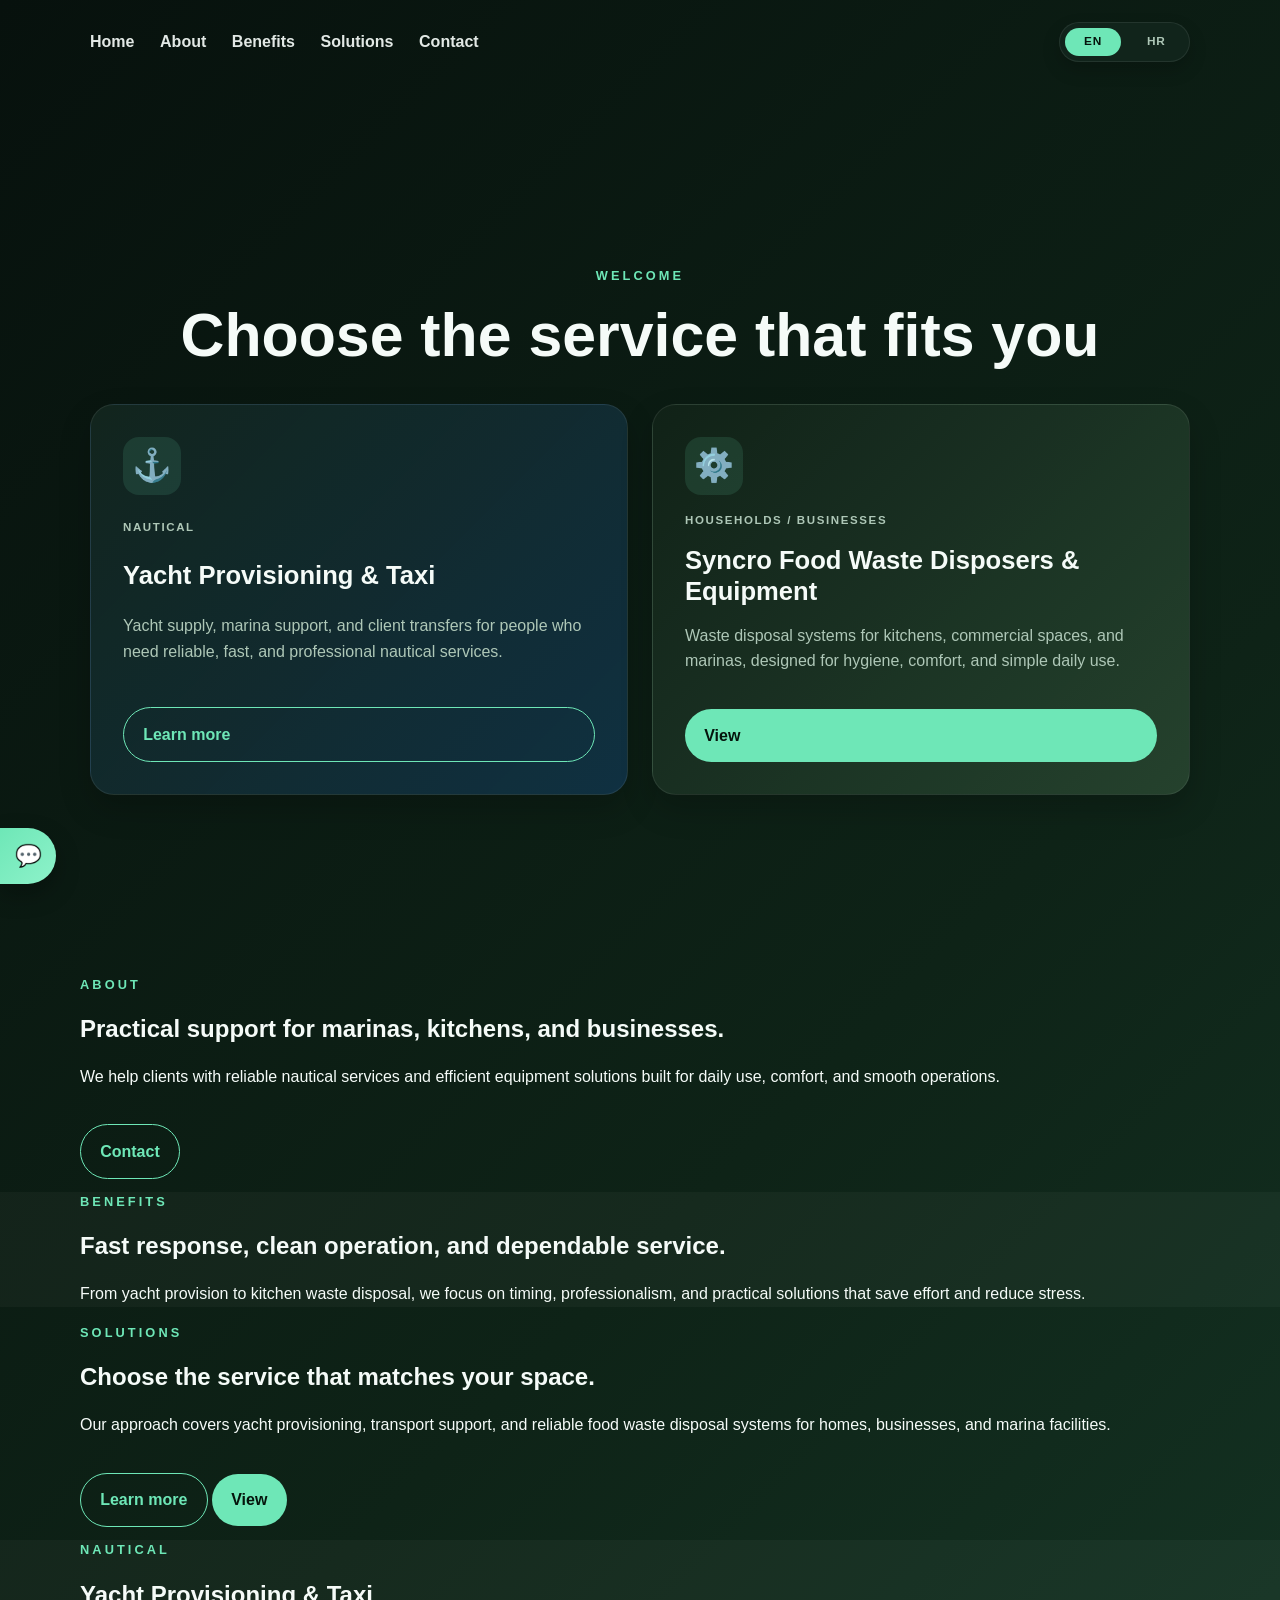
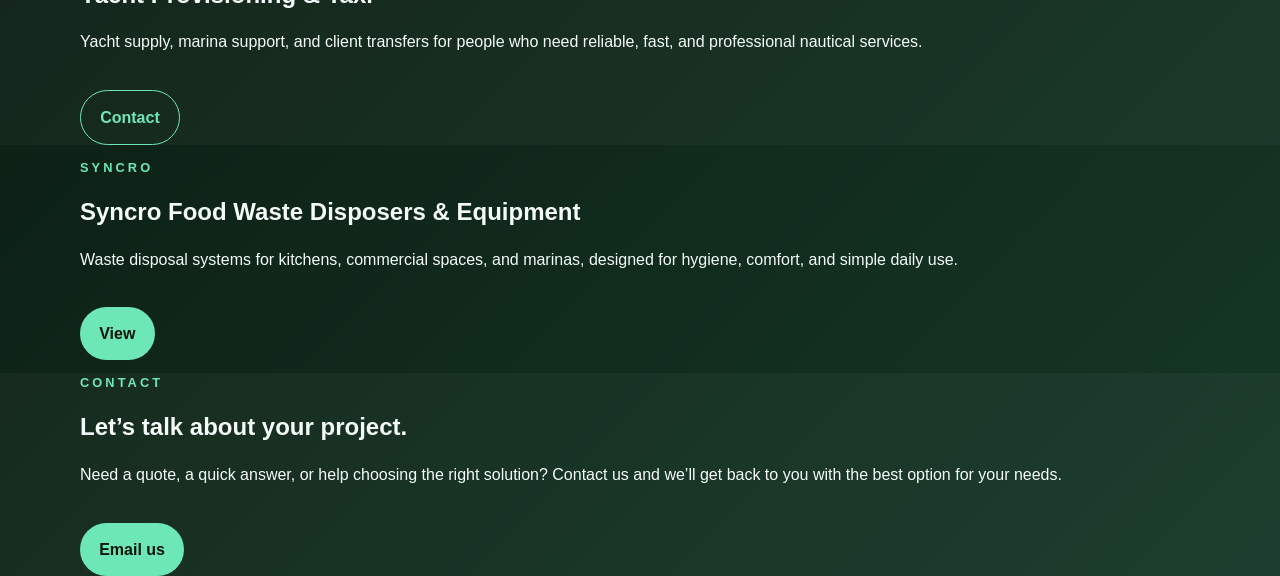
<file: index.html>
<!DOCTYPE html>
<html lang="en">
  <head>
    <meta charset="UTF-8" />
    <meta name="viewport" content="width=device-width, initial-scale=1.0" />
    <meta
      name="description"
      content="Galantari nudi Yacht Provisioning & Taxi te Syncro drobilice hrane i opremu za kuhinje, marine i poslovne prostore."
    />
    <meta http-equiv="Cache-Control" content="no-cache, no-store, must-revalidate" />
    <meta http-equiv="Pragma" content="no-cache" />
    <meta http-equiv="Expires" content="0" />
    <title>Galantari | Yacht Provisioning & Taxi | Syncro</title>
    <link rel="icon" type="image/svg+xml" href="favicon.svg" />
    <link rel="stylesheet" href="styles.css?v=20260822" />
    <script src="script.js?v=20260822" defer></script>
    <!-- Cloudflare Web Analytics --><script type='module' src='https://static.cloudflareinsights.com/beacon.min.js' data-cf-beacon='{"token": "dd382610104345f1a046fc0c3c94c043"}'></script><!-- End Cloudflare Web Analytics -->
  </head>
  <body data-default-lang="en">
    <div class="topbar">
      <nav class="landing-nav" aria-label="Main navigation">
        <a href="#" data-i18n="nav.home">Home</a>
        <a href="#about" data-i18n="nav.about">About</a>
        <a href="#benefits" data-i18n="nav.benefits">Benefits</a>
        <a href="#solutions" data-i18n="nav.solutions">Solutions</a>
        <a href="#contact" data-i18n="nav.contact">Contact</a>
      </nav>

      <div class="lang-switcher" aria-label="Language switcher">
        <button type="button" class="lang-btn active" data-lang="en" aria-pressed="true" aria-label="English">EN</button>
        <button type="button" class="lang-btn" data-lang="hr" aria-pressed="false" aria-label="Hrvatski">HR</button>
      </div>
    </div>

    <div class="landing-shell">
      <div class="lang-block landing-header" data-lang="en">
        <p class="eyebrow">Welcome</p>
        <h1>Choose the service that fits you</h1>
      </div>

      <div class="lang-block landing-header hidden" data-lang="hr">
        <p class="eyebrow">Dobrodošli</p>
        <h1>Odaberite uslugu koja vam odgovara</h1>
      </div>

      <div class="choice-grid">
        <article class="lang-block service-card service-card-nautica" data-lang="en">
          <div class="service-icon">⚓</div>
          <p class="service-kicker">Nautical</p>
          <h2>Yacht Provisioning &amp; Taxi</h2>
          <p>
            Yacht supply, marina support, and client transfers for people who need
            reliable, fast, and professional nautical services.
          </p>
          <a href="yacht-provisioning.html" class="btn btn-secondary">Learn more</a>
        </article>

        <article class="lang-block service-card service-card-nautica hidden" data-lang="hr">
          <div class="service-icon">⚓</div>
          <p class="service-kicker">Nautika</p>
          <h2>Yacht Provisioning &amp; Taxi</h2>
          <p>
            Opskrba jahti, podrška marina i transferi za klijente koji trebaju brze,
            pouzdane i profesionalne nautičke usluge.
          </p>
          <a href="yacht-provisioning.html" class="btn btn-secondary">Saznajte više</a>
        </article>

        <article class="lang-block service-card service-card-syncro" data-lang="en">
          <div class="service-icon">⚙️</div>
          <p class="service-kicker">Households / businesses</p>
          <h2>Syncro Food Waste Disposers &amp; Equipment</h2>
          <p>
            Waste disposal systems for kitchens, commercial spaces, and marinas,
            designed for hygiene, comfort, and simple daily use.
          </p>
          <a href="syncro/index.html" class="btn btn-primary">View</a>
        </article>

        <article class="lang-block service-card service-card-syncro hidden" data-lang="hr">
          <div class="service-icon">⚙️</div>
          <p class="service-kicker">Kućanstva / poslovni prostori</p>
          <h2>Syncro Drobilice Hrane &amp; Oprema</h2>
          <p>
            Sustavi za mljevenje i odvod hrane za kuhinje, poslovne prostore i marine,
            dizajnirani za higijenu, udobnost i jednostavnu svakodnevnu uporabu.
          </p>
          <a href="syncro/index.html" class="btn btn-primary">Pogledaj</a>
        </article>
      </div>
    </div>

    <main class="simple-main">
      <section id="about" class="option-panel">
        <div class="container panel-box">
          <div class="lang-block" data-lang="en">
            <p class="eyebrow">About</p>
            <h2>Practical support for marinas, kitchens, and businesses.</h2>
            <p>
              We help clients with reliable nautical services and efficient equipment
              solutions built for daily use, comfort, and smooth operations.
            </p>
            <a href="mailto:syncro@galantari.hr" class="btn btn-secondary">Contact</a>
          </div>
          <div class="lang-block hidden" data-lang="hr">
            <p class="eyebrow">O nama</p>
            <h2>Praktična podrška za marine, kuhinje i poslovne prostore.</h2>
            <p>
              Pomažemo klijentima s pouzdanim nautičkim uslugama i učinkovitom opremom
              dizajniranim za svakodnevnu uporabu, udobnost i nesmetan rad.
            </p>
            <a href="mailto:syncro@galantari.hr" class="btn btn-secondary">Kontaktiraj</a>
          </div>
        </div>
      </section>

      <section id="benefits" class="option-panel alt">
        <div class="container panel-box">
          <div class="lang-block" data-lang="en">
            <p class="eyebrow">Benefits</p>
            <h2>Fast response, clean operation, and dependable service.</h2>
            <p>
              From yacht provision to kitchen waste disposal, we focus on timing,
              professionalism, and practical solutions that save effort and reduce stress.
            </p>
          </div>
          <div class="lang-block hidden" data-lang="hr">
            <p class="eyebrow">Prednosti</p>
            <h2>Brz odgovor, uredan rad i pouzdana usluga.</h2>
            <p>
              Od opskrbe jahti do odlaganja hrane u kuhinji, fokusiramo se na rokovе,
              profesionalnost i praktična rješenja koja štede vrijeme i smanjuju stres.
            </p>
          </div>
        </div>
      </section>

      <section id="solutions" class="option-panel">
        <div class="container panel-box">
          <div class="lang-block" data-lang="en">
            <p class="eyebrow">Solutions</p>
            <h2>Choose the service that matches your space.</h2>
            <p>
              Our approach covers yacht provisioning, transport support, and reliable food
              waste disposal systems for homes, businesses, and marina facilities.
            </p>
            <a href="yacht-provisioning.html" class="btn btn-secondary">Learn more</a>
            <a href="syncro/index.html" class="btn btn-primary">View</a>
          </div>
          <div class="lang-block hidden" data-lang="hr">
            <p class="eyebrow">Rješenja</p>
            <h2>Odaberite uslugu koja odgovara vašem prostoru.</h2>
            <p>
              Naš pristup obuhvaća opskrbu jahti, podršku u prijevozu i pouzdane sustave
              za mljevenje hrane za kuće, poslovne prostore i marine.
            </p>
            <a href="yacht-provisioning.html" class="btn btn-secondary">Saznajte više</a>
            <a href="syncro/index.html" class="btn btn-primary">Pogledaj</a>
          </div>
        </div>
      </section>

      <section id="nautica" class="option-panel alt">
        <div class="container panel-box">
          <div class="lang-block" data-lang="en">
            <p class="eyebrow">Nautical</p>
            <h2>Yacht Provisioning &amp; Taxi</h2>
            <p>
              Yacht supply, marina support, and client transfers for people who need
              reliable, fast, and professional nautical services.
            </p>
            <a href="mailto:syncro@galantari.hr" class="btn btn-secondary">Contact</a>
          </div>
          <div class="lang-block hidden" data-lang="hr">
            <p class="eyebrow">Nautika</p>
            <h2>Yacht Provisioning &amp; Taxi</h2>
            <p>
              Opskrba jahti, marina i klijenata na moru, uključujući transfer i usluge
              prilagođene zahtjevnim nautičkim potrebama.
            </p>
            <a href="mailto:syncro@galantari.hr" class="btn btn-secondary">Kontaktiraj</a>
          </div>
        </div>
      </section>

      <section id="syncro" class="option-panel">
        <div class="container panel-box">
          <div class="lang-block" data-lang="en">
            <p class="eyebrow">Syncro</p>
            <h2>Syncro Food Waste Disposers &amp; Equipment</h2>
            <p>
              Waste disposal systems for kitchens, commercial spaces, and marinas,
              designed for hygiene, comfort, and simple daily use.
            </p>
            <a href="syncro/index.html" class="btn btn-primary">View</a>
          </div>
          <div class="lang-block hidden" data-lang="hr">
            <p class="eyebrow">Syncro</p>
            <h2>Syncro Drobilice Hrane &amp; Oprema</h2>
            <p>
              Sustavi za mljevenje i odvod hrane kroz sudoper za kuhinje, poslovne
              prostore i marine, s naglaskom na higijenu i jednostavnu uporabu.
            </p>
            <a href="syncro/index.html" class="btn btn-primary">Pogledaj</a>
          </div>
        </div>
      </section>

      <section id="contact" class="option-panel alt">
        <div class="container panel-box">
          <div class="lang-block" data-lang="en">
            <p class="eyebrow">Contact</p>
            <h2>Let’s talk about your project.</h2>
            <p>
              Need a quote, a quick answer, or help choosing the right solution? Contact us
              and we’ll get back to you with the best option for your needs.
            </p>
            <a href="mailto:syncro@galantari.hr?subject=Quote%20request&body=Hello%2C%20I%20would%20like%20to%20request%20a%20quote%20for%20a%20solution%20for%20my%20space.%0A%0APlease%20send%20me%20more%20details.%0A%0AThank%20you." class="btn btn-primary">Email us</a>
          </div>
          <div class="lang-block hidden" data-lang="hr">
            <p class="eyebrow">Kontakt</p>
            <h2>Razgovarajmo o vašem projektu.</h2>
            <p>
              Trebate ponudu, brzi odgovor ili savjet za pravilno rješenje? Javite nam se,
              a mi ćemo vam preporučiti najprikladniju opciju.
            </p>
            <a href="mailto:syncro@galantari.hr?subject=Zahtjev%20za%20ponudu&body=Pozdrav%2C%20%C5%BEelio%2F-bih%20zatra%C5%BEiti%20ponudu%20za%20rje%C5%A1enje%20za%20moj%20prostor.%0A%0AMo%C5%BEete%20li%20mi%20poslati%20vi%C5%A1e%20informacija%3F%0A%0AHvala." class="btn btn-primary">Pošaljite mail</a>
          </div>
        </div>
      </section>
    </main>

    <div id="chat-widget">
      <div id="chat-panel" aria-hidden="true">
        <div id="chat-header">
          <strong>Galantari pomoćnik</strong>
          <button id="chat-close" type="button" aria-label="Zatvori chat">✕</button>
        </div>
        <div id="chat-body">
          <p>Pozdrav! Kako mogu pomoći?</p>
        </div>
        <div id="chat-input-row">
          <input id="chat-input" type="text" placeholder="Napiši poruku..." />
          <button id="chat-send" type="button">➤</button>
        </div>
      </div>
      <button id="chat-toggle" type="button" aria-label="Otvori chat">💬</button>
    </div>

    <script>
      const chatWidget = document.getElementById('chat-widget');
      const chatToggle = document.getElementById('chat-toggle');
      const chatPanel = document.getElementById('chat-panel');
      const chatClose = document.getElementById('chat-close');
      const chatBody = document.getElementById('chat-body');
      const chatInput = document.getElementById('chat-input');
      const chatSend = document.getElementById('chat-send');

      const botKnowledge = [
        { keys: ['pozdrav', 'bok', 'zdravo', 'dobar dan', 'hi', 'hello', 'pomoći', 'pomoci'], answer: 'Pozdrav! Ja sam vaš Galantari asistent. Tu sam da vam pomognem otkriti kako synCRO usitnjivač može vašu kuhinju učiniti čišćom, mirisnijom i praktičnijom! O čemu biste željeli saznati više?' },
        { keys: ['cijen', 'cena', 'košta', 'kosta', 'euro', 'price', 'uplata', 'plać', 'plac'], answer: 'Cijene s kompletnom profesionalnom montažom kreću se od cca 500 €, ovisno o vrsti sudopera i potrebnoj prilagodbi. Za točnu procjenu, slobodno nam se javite!' },
        { keys: ['sigurn', 'prst', 'djec', 'djece', 'ostric', 'nož', 'noz', 'centrifug', 'membran', 'opas'], answer: 'synCRO je 100% siguran za korištenje i za prste! Uređaj nema opasne oštrice ni noževe — koristi centrifugalnu silu i sigurne membrane.' },
        { keys: ['struj', 'kabl', 'elektri', 'mokre', 'mokri', 'voda', 'prekida', 'zračni', 'zracni', 'udar', 'pali'], answer: 'synCRO koristi pametni zračni prekidač, tako da nema strujnog kabela blizu vode i nije prisutan rizik od strujnog udara.' },
        { keys: ['gara', 'jamst', 'pokvar', 'trajn', 'godin'], answer: 'Uz synCRO dobivate 2 godine mira (1+1 godina garancije). Sustavi su iznimno pouzdani i napravljeni za svakodnevni rad.' },
        { keys: ['ugrad', 'monta', 'instal', 'postupak', 'traje', 'kako izgleda'], answer: 'Sve rješavamo po principu ključ u ruke: savjetovanje, profesionalna montaža i podrška nakon instalacije.' },
        { keys: ['prednost', 'zašto', 'zasto', 'kupio', 'dobivam', 'kanta', 'kante', 'benefit'], answer: 'Uz synCRO zaboravite na neugodne mirise iz kante, nakupljanje bakterija i osice/muhe ljeti. Gulite povrće direktno u sudoper i odlažete ostatke bez problema.' },
        { keys: ['začep', 'zacep', 'cijev', 'odvod', 'stopa', 'štop'], answer: 'synCRO usitnjava hranu na mikročestice koje voda lako ispire, pa je rizik od začepljenja cijevi smanjen u odnosu na klasično odlaganje komada hrane.' },
        { keys: ['kontakt', 'telefon', 'broj', 'email', 'mail', 'whatsapp', 'gdje', 'adresa', 'split', 'nalazit'], answer: 'Kontaktirajte nas na syncro@galantari.hr ili na +385 91 9208 273. Nalazimo se u Splitu, Hercegovačka 26.' },
        { keys: ['održav', 'odrzav', 'čistit', 'cistit', 'čišćenje', 'ciscenje', 'kako očistiti', 'kako ocistiti'], answer: 'Nakon korištenja pusti hladnu vodu 20–30 sekundi, a jednom tjedno možeš ubaciti nekoliko kockica leda i kratko pustiti vodu da očisti unutarnje površine.' }
      ];

      const fallback = 'Hvala na pitanju! Za detaljnije informacije kontaktirajte nas na syncro@galantari.hr ili +385 91 9208 273.';

      function addMsg(text, type) {
        const el = document.createElement('div');
        el.className = 'chat-msg ' + type;
        el.textContent = text;
        chatBody.appendChild(el);
        chatBody.scrollTop = chatBody.scrollHeight;
        return el;
      }

      function getBotReply(userText) {
        const lower = userText.toLowerCase();
        for (const item of botKnowledge) {
          if (item.keys.some((k) => lower.includes(k))) {
            return item.answer;
          }
        }
        return fallback;
      }

      function handleSend() {
        const text = chatInput.value.trim();
        if (!text) return;
        addMsg(text, 'user');
        chatInput.value = '';
        const typing = addMsg('...', 'bot typing');
        setTimeout(() => {
          typing.remove();
          addMsg(getBotReply(text), 'bot');
        }, 700);
      }

      chatSend?.addEventListener('click', handleSend);
      chatInput?.addEventListener('keydown', (e) => {
        if (e.key === 'Enter') handleSend();
      });

      chatToggle?.addEventListener('click', () => {
        const isOpen = chatWidget.classList.toggle('open');
        chatPanel.setAttribute('aria-hidden', isOpen ? 'false' : 'true');
        if (isOpen) chatInput?.focus();
      });

      chatClose?.addEventListener('click', () => {
        chatWidget.classList.remove('open');
        chatPanel.setAttribute('aria-hidden', 'true');
      });
    </script>
  </body>
</html>
</file>
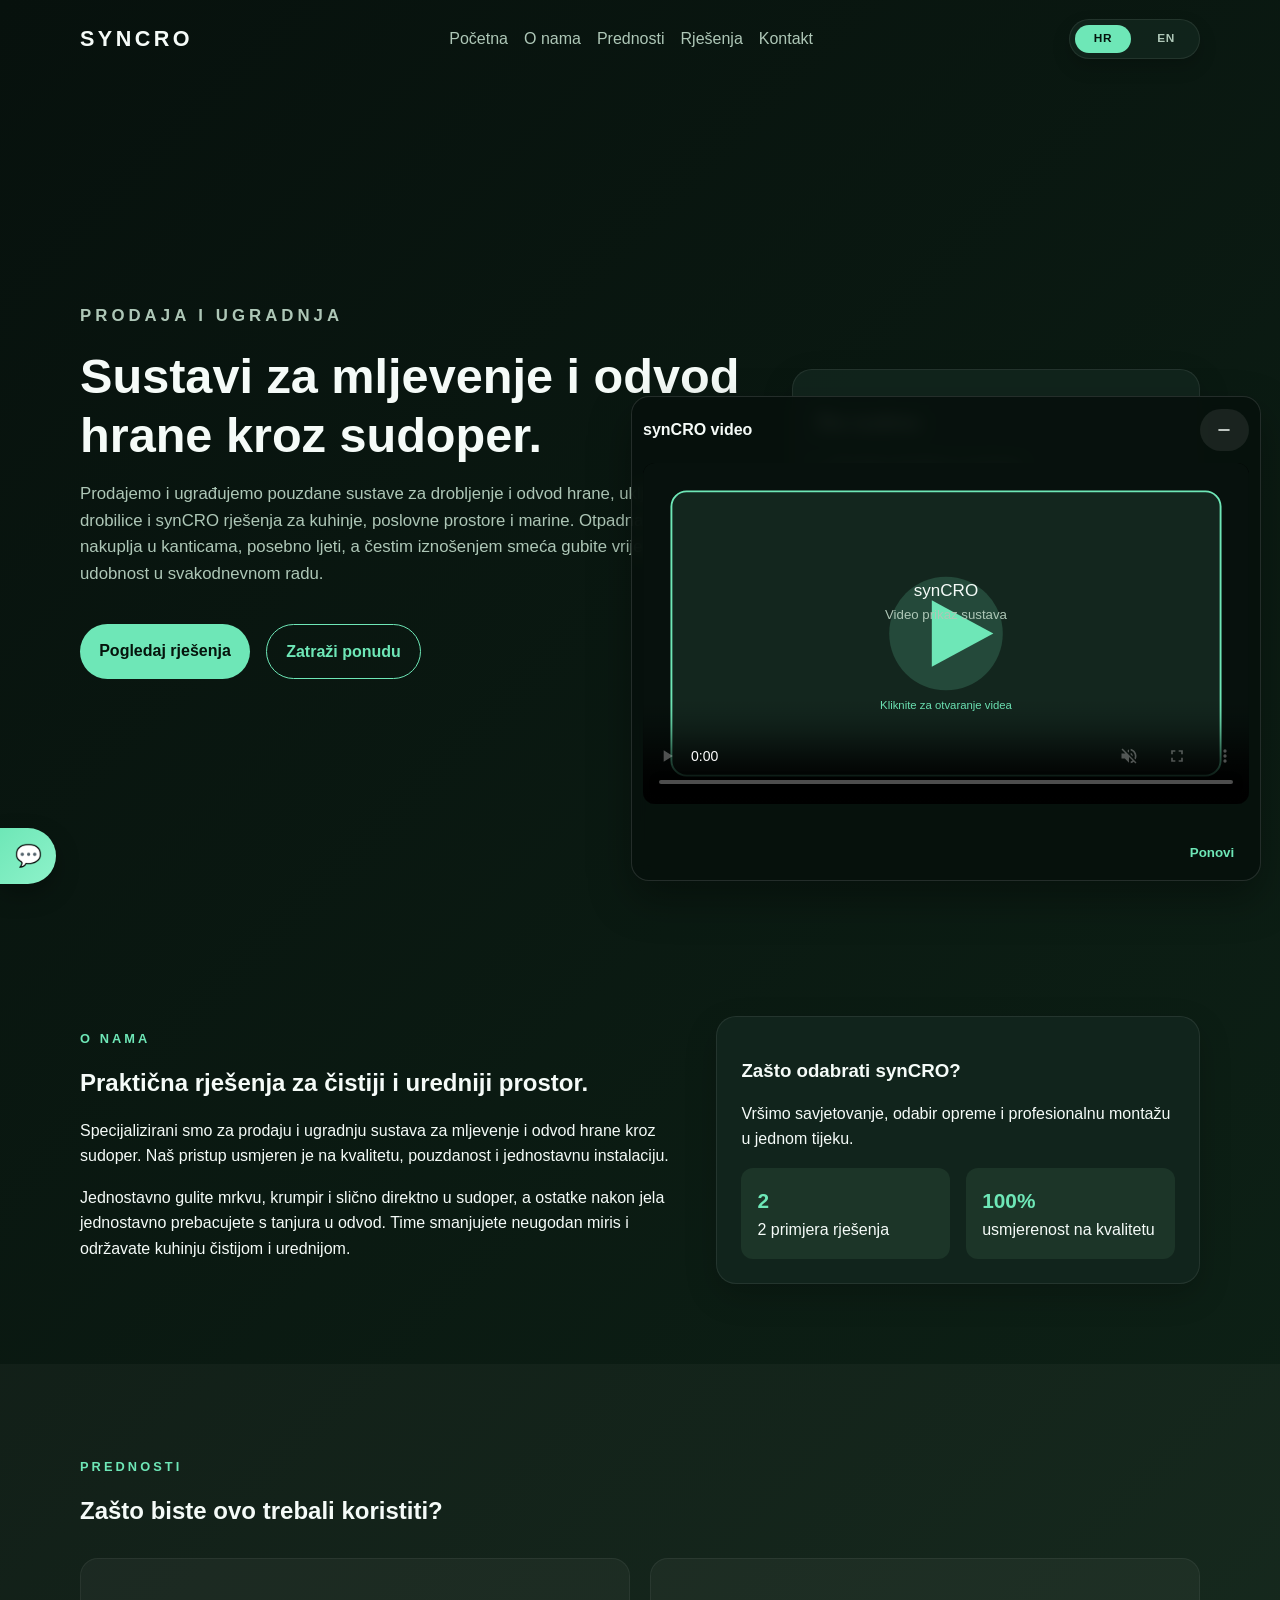
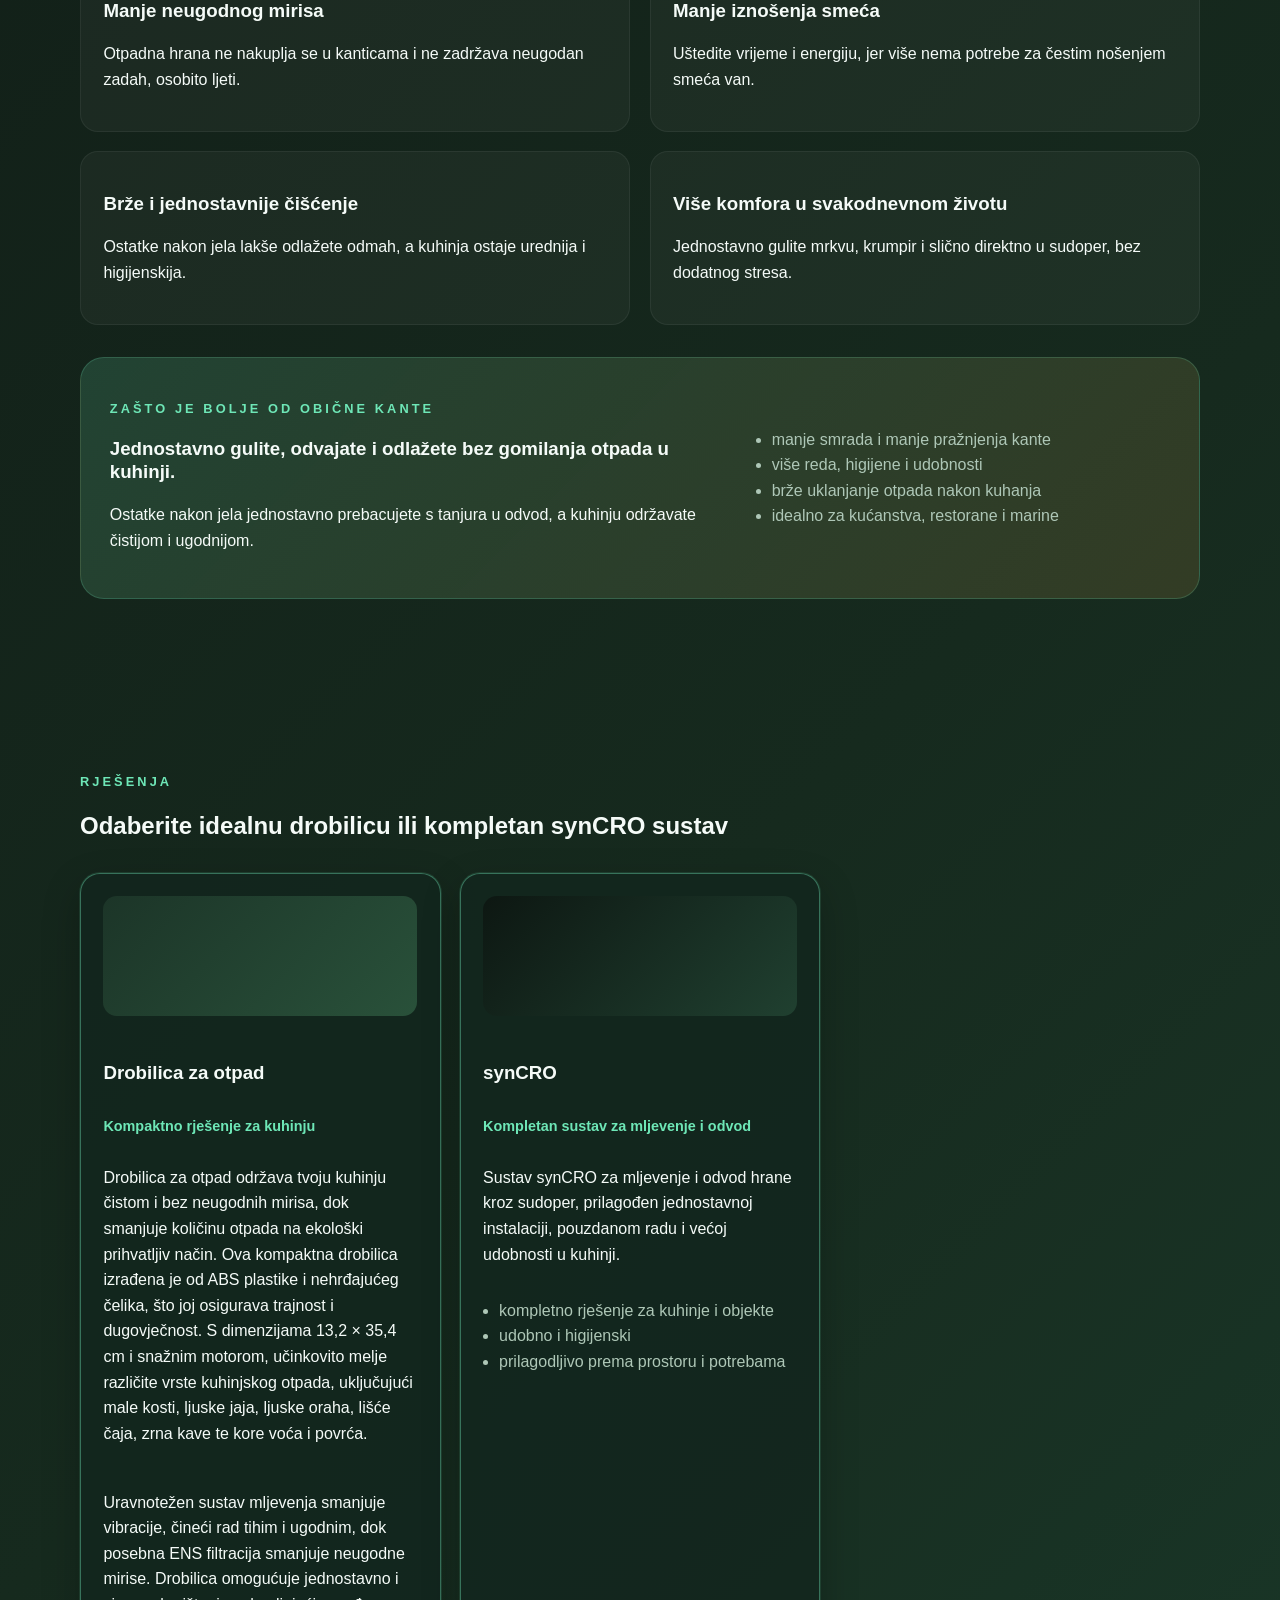
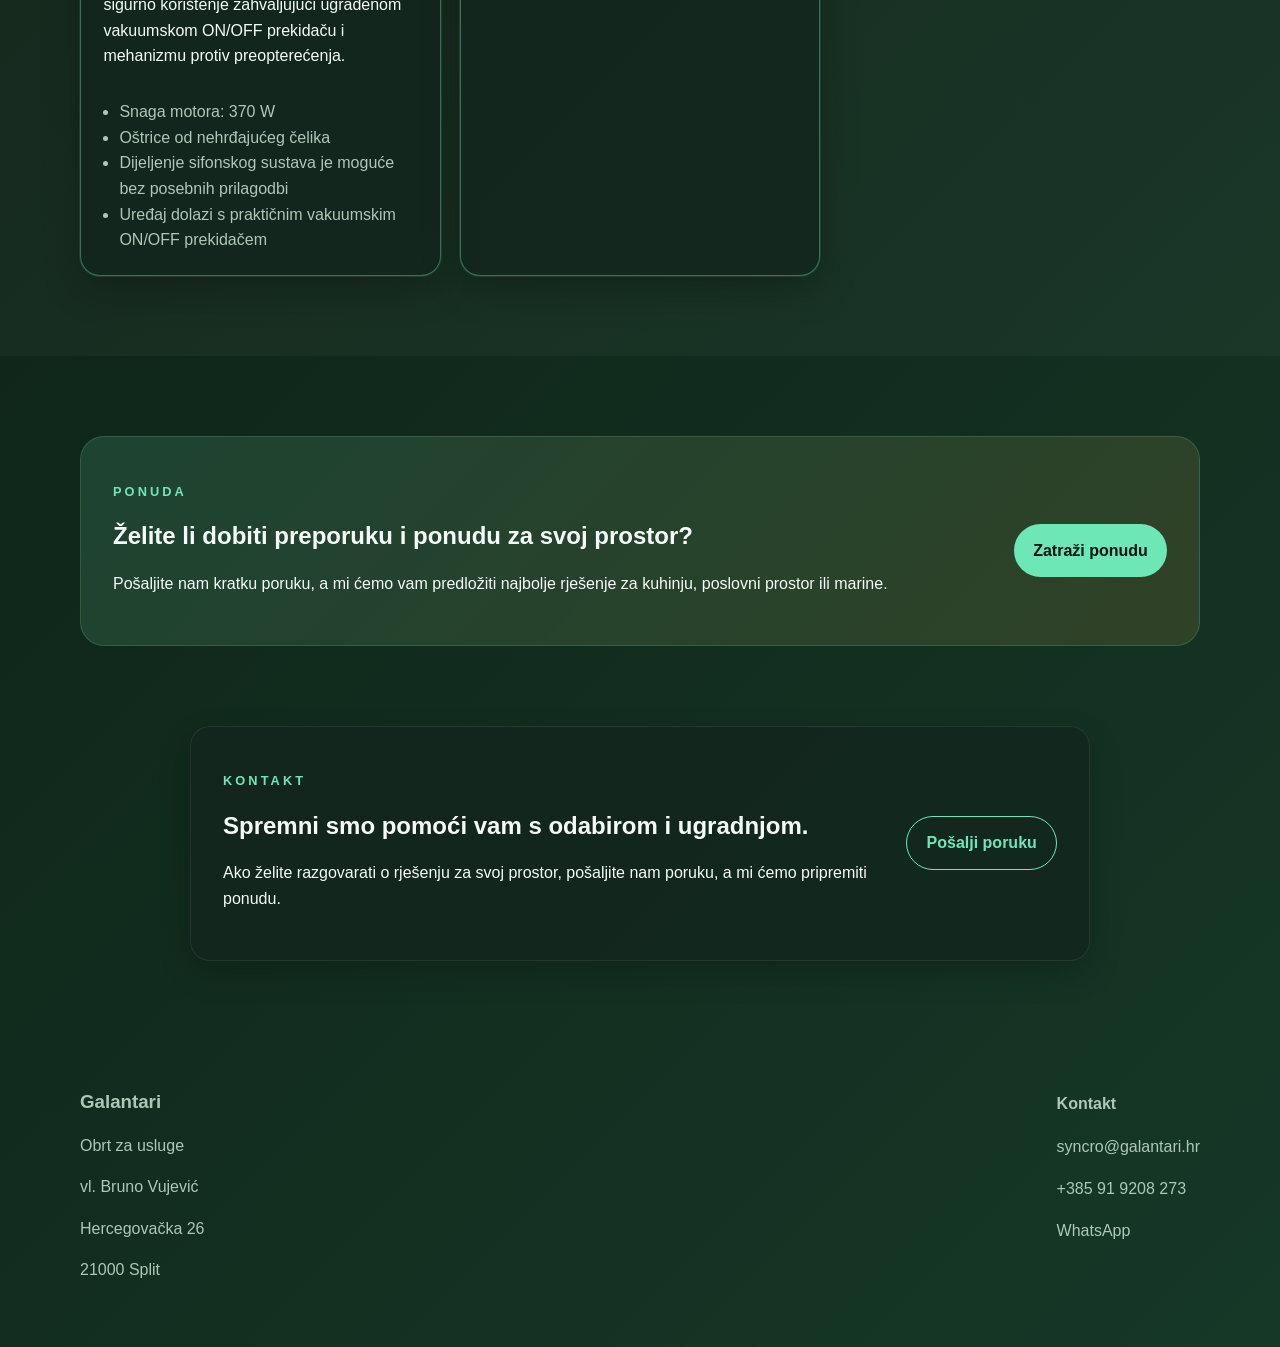
<file: syncro/index.html>
<!DOCTYPE html>
<html lang="hr">
  <head>
    <meta charset="UTF-8" />
    <meta name="viewport" content="width=device-width, initial-scale=1.0" />
    <meta
      name="description"
      content="synCRO — prodaja i ugradnja sistema za mljevenje i odvod hrane kroz sudoper."
    />
    <meta http-equiv="Cache-Control" content="no-cache, no-store, must-revalidate" />
    <meta http-equiv="Pragma" content="no-cache" />
    <meta http-equiv="Expires" content="0" />
    <title>synCRO | Sistemi za mljevenje i odvod hrane</title>
    <link rel="icon" type="image/svg+xml" href="../favicon.svg" />
    <link rel="stylesheet" href="../styles.css?v=20260803" />
    <script src="../script.js?v=20260803" defer></script>
  </head>
  <body data-default-lang="hr">
    <header class="hero">
      <nav class="nav container">
        <a href="../index.html" class="brand">synCRO</a>
        <div class="nav-links">
          <a href="#top" data-i18n="nav.home">Početna</a>
          <a href="#about" data-i18n="nav.about">O nama</a>
          <a href="#benefits" data-i18n="nav.benefits">Prednosti</a>
          <a href="#solutions" data-i18n="nav.solutions">Rješenja</a>
          <a href="#contact" data-i18n="nav.contact">Kontakt</a>
        </div>
        <div class="lang-switcher" aria-label="Prekidač jezika">
          <button type="button" class="lang-btn active" data-lang="hr" aria-pressed="true" aria-label="Hrvatski">HR</button>
          <button type="button" class="lang-btn" data-lang="en" aria-pressed="false" aria-label="English">EN</button>
        </div>
      </nav>

      <div class="container hero-content" id="top">
        <div class="lang-block hero-copy" data-lang="en">
          <p class="eyebrow">Sale and installation</p>
          <h1>Food waste disposal systems for kitchens and workspaces.</h1>
          <p>
            We sell and install reliable waste disposal systems, including food waste disposers
            and synCRO solutions for homes, businesses, and marinas. Food waste accumulates
            quickly, especially in summer, and repeated bin emptying wastes your time, comfort,
            and daily efficiency.
          </p>
          <div class="hero-actions">
            <a href="#solutions" class="btn btn-primary">View solutions</a>
            <a href="mailto:syncro@galantari.hr?subject=Request%20quote&body=Hello%2C%20I%20would%20like%20to%20request%20a%20quote%20for%20a%20food%20waste%20disposer%20or%20a%20custom%20solution.%0A%0APlease%20contact%20me%20with%20more%20details.%0A%0AThank%20you." class="btn btn-secondary">Request quote</a>
          </div>
        </div>

        <div class="lang-block hero-copy hidden" data-lang="hr">
          <p class="eyebrow">Prodaja i ugradnja</p>
          <h1>Sustavi za mljevenje i odvod hrane kroz sudoper.</h1>
          <p>
            Prodajemo i ugrađujemo pouzdane sustave za drobljenje i odvod hrane, uključujući
            drobilice i synCRO rješenja za kuhinje, poslovne prostore i marine. Otpadna hrana
            brzo se nakuplja u kanticama, posebno ljeti, a čestim iznošenjem smeća gubite vrijeme,
            red i udobnost u svakodnevnom radu.
          </p>
          <div class="hero-actions">
            <a href="#solutions" class="btn btn-primary">Pogledaj rješenja</a>
            <a href="mailto:syncro@galantari.hr?subject=Zatra%C5%BEi%20ponudu&body=Pozdrav%2C%20%C5%BEelio%2F-bih%20zatra%C5%BEiti%20ponudu%20za%20drobilicu%20za%20otpad%20ili%20prilago%C4%91eno%20rje%C5%A1enje.%0A%0AMo%C5%BEete%20li%20mi%20poslati%20vi%C5%A1e%20informacija%3F%0A%0AHvala." class="btn btn-secondary">Zatraži ponudu</a>
          </div>
        </div>

        <div class="lang-block hero-card" data-lang="en">
          <h3>What we offer</h3>
          <ul>
            <li>Food waste disposer sales</li>
            <li>Professional installation</li>
            <li>Custom sink-based solutions</li>
            <li>Support and maintenance</li>
          </ul>
        </div>

        <div class="lang-block hero-card hidden" data-lang="hr">
          <h3>Što nudimo</h3>
          <ul>
            <li>Prodaja drobilica i sustava</li>
            <li>Profesionalna ugradnja</li>
            <li>Prilagođena rješenja za sudoper</li>
            <li>Podrška i održavanje</li>
          </ul>
        </div>
      </div>
    </header>

    <main>
      <div class="floating-video-card" aria-label="Prikaz videa">
        <div class="floating-video-header">
          <span>synCRO video</span>
          <button class="video-toggle-btn" type="button" aria-label="Smanji video">
            <svg viewBox="0 0 24 24" width="20" height="20" aria-hidden="true">
              <path d="M6 12h12" stroke="currentColor" stroke-width="2" stroke-linecap="round"/>
            </svg>
          </button>
        </div>
        <div class="floating-video-body">
          <video controls playsinline preload="auto" autoplay muted poster="../media/syncro-poster.svg">
            <source src="../media/syncro.mp4" type="video/mp4" />
            Vaš preglednik ne podržava reprodukciju videa.
          </video>
          <div class="video-actions">
            <button class="video-replay-btn btn btn-secondary" type="button">Ponovi</button>
          </div>
        </div>
      </div>

      <section class="section" id="about">
        <div class="container section-grid">
          <div class="lang-block" data-lang="en">
            <p class="eyebrow">About us</p>
            <h2>Practical solutions for a cleaner, neater space.</h2>
            <p>
              We specialize in the sale and installation of food waste disposal systems for sinks,
              kitchens, and commercial spaces. Our approach is focused on quality, reliability,
              and straightforward installation.
            </p>
            <p>
              You can peel vegetables and dispose of food scraps directly into the sink while
              keeping the kitchen cleaner and more comfortable during daily use.
            </p>
          </div>

          <div class="lang-block hidden" data-lang="hr">
            <p class="eyebrow">O nama</p>
            <h2>Praktična rješenja za čistiji i uredniji prostor.</h2>
            <p>
              Specijalizirani smo za prodaju i ugradnju sustava za mljevenje i odvod hrane kroz sudoper.
              Naš pristup usmjeren je na kvalitetu, pouzdanost i jednostavnu instalaciju.
            </p>
            <p>
              Jednostavno gulite mrkvu, krumpir i slično direktno u sudoper, a ostatke nakon jela
              jednostavno prebacujete s tanjura u odvod. Time smanjujete neugodan miris i održavate
              kuhinju čistijom i urednijom.
            </p>
          </div>

          <div class="lang-block info-box" data-lang="en">
            <h3>Why choose synCRO?</h3>
            <p>We handle consultation, product selection, and professional installation in one process.</p>
            <div class="stats">
              <div>
                <strong>2</strong>
                <span>solution examples</span>
              </div>
              <div>
                <strong>100%</strong>
                <span>quality-focused</span>
              </div>
            </div>
          </div>

          <div class="lang-block info-box hidden" data-lang="hr">
            <h3>Zašto odabrati synCRO?</h3>
            <p>Vršimo savjetovanje, odabir opreme i profesionalnu montažu u jednom tijeku.</p>
            <div class="stats">
              <div>
                <strong>2</strong>
                <span>2 primjera rješenja</span>
              </div>
              <div>
                <strong>100%</strong>
                <span>usmjerenost na kvalitetu</span>
              </div>
            </div>
          </div>
        </div>
      </section>

      <section class="section alt" id="benefits">
        <div class="container">
          <div class="lang-block" data-lang="en">
            <p class="eyebrow">Benefits</p>
            <h2>Why this is worth it</h2>
          </div>
          <div class="lang-block hidden" data-lang="hr">
            <p class="eyebrow">Prednosti</p>
            <h2>Zašto biste ovo trebali koristiti?</h2>
          </div>

          <div class="benefit-grid">
            <article class="lang-block benefit-card" data-lang="en">
              <h3>Less unpleasant odor</h3>
              <p>Food waste does not sit in bins and does not retain bad smells, especially in summer.</p>
            </article>
            <article class="lang-block benefit-card hidden" data-lang="hr">
              <h3>Manje neugodnog mirisa</h3>
              <p>Otpadna hrana ne nakuplja se u kanticama i ne zadržava neugodan zadah, osobito ljeti.</p>
            </article>

            <article class="lang-block benefit-card" data-lang="en">
              <h3>Less bin emptying</h3>
              <p>You save time and energy because there is no need to discard waste as often.</p>
            </article>
            <article class="lang-block benefit-card hidden" data-lang="hr">
              <h3>Manje iznošenja smeća</h3>
              <p>Uštedite vrijeme i energiju, jer više nema potrebe za čestim nošenjem smeća van.</p>
            </article>

            <article class="lang-block benefit-card" data-lang="en">
              <h3>Easier cleaning</h3>
              <p>Food scraps can be disposed of immediately, helping the kitchen stay cleaner and more hygienic.</p>
            </article>
            <article class="lang-block benefit-card hidden" data-lang="hr">
              <h3>Brže i jednostavnije čišćenje</h3>
              <p>Ostatke nakon jela lakše odlažete odmah, a kuhinja ostaje urednija i higijenskija.</p>
            </article>

            <article class="lang-block benefit-card" data-lang="en">
              <h3>More everyday comfort</h3>
              <p>Peeling vegetables and disposing of leftovers becomes immediate and convenient.</p>
            </article>
            <article class="lang-block benefit-card hidden" data-lang="hr">
              <h3>Više komfora u svakodnevnom životu</h3>
              <p>Jednostavno gulite mrkvu, krumpir i slično direktno u sudoper, bez dodatnog stresa.</p>
            </article>
          </div>

          <div class="highlight-box">
            <div class="lang-block" data-lang="en">
              <p class="eyebrow">Why it is better than a bin</p>
              <h3>Dispose of leftovers quickly without creating waste buildup in the kitchen.</h3>
              <p>Food scraps can be rinsed directly into the drain, keeping the space cleaner and more pleasant.</p>
            </div>
            <div class="lang-block hidden" data-lang="hr">
              <p class="eyebrow">Zašto je bolje od obične kante</p>
              <h3>Jednostavno gulite, odvajate i odlažete bez gomilanja otpada u kuhinji.</h3>
              <p>Ostatke nakon jela jednostavno prebacujete s tanjura u odvod, a kuhinju održavate čistijom i ugodnijom.</p>
            </div>
            <ul class="lang-block" data-lang="en">
              <li>less odor and less bin emptying</li>
              <li>more order, hygiene and comfort</li>
              <li>faster cleanup after cooking</li>
              <li>ideal for households, restaurants and marinas</li>
            </ul>
            <ul class="lang-block hidden" data-lang="hr">
              <li>manje smrada i manje pražnjenja kante</li>
              <li>više reda, higijene i udobnosti</li>
              <li>brže uklanjanje otpada nakon kuhanja</li>
              <li>idealno za kućanstva, restorane i marine</li>
            </ul>
          </div>
        </div>
      </section>

      <section class="section alt" id="solutions">
        <div class="container">
          <div class="lang-block" data-lang="en">
            <p class="eyebrow">Solutions</p>
            <h2>Choose the ideal disposer or complete synCRO system</h2>
          </div>
          <div class="lang-block hidden" data-lang="hr">
            <p class="eyebrow">Rješenja</p>
            <h2>Odaberite idealnu drobilicu ili kompletan synCRO sustav</h2>
          </div>

          <div class="cards">
            <article class="lang-block card product-card featured" data-lang="en">
              <div class="card-visual"></div>
              <h3>Food Waste Disposer</h3>
              <p class="product-tag">Compact kitchen solution</p>
              <p>
                This disposer keeps your kitchen clean and free from unpleasant odors while reducing
                food waste in an environmentally friendly way. Made from ABS plastic and stainless steel,
                it is durable and long-lasting. With dimensions of 13.2 × 35.4 cm and a powerful motor,
                it efficiently grinds different types of kitchen waste, including small bones, eggshells,
                nutshells, tea leaves, coffee grounds, and fruit and vegetable peels.
              </p>
              <p>
                The balanced grinding system reduces vibration for quiet operation, while the ENS filtration
                helps reduce odors. It is easy and safe to use thanks to the vacuum ON/OFF switch and
                overload protection mechanism.
              </p>
              <ul>
                <li>Motor power: 370 W</li>
                <li>Stainless steel blades</li>
                <li>Disassembly of the siphon system without special adjustments</li>
                <li>Vacuum ON/OFF switch for simple use</li>
              </ul>
            </article>
            <article class="lang-block card product-card featured hidden" data-lang="hr">
              <div class="card-visual"></div>
              <h3>Drobilica za otpad</h3>
              <p class="product-tag">Kompaktno rješenje za kuhinju</p>
              <p>
                Drobilica za otpad održava tvoju kuhinju čistom i bez neugodnih mirisa, dok smanjuje
                količinu otpada na ekološki prihvatljiv način. Ova kompaktna drobilica izrađena je od
                ABS plastike i nehrđajućeg čelika, što joj osigurava trajnost i dugovječnost. S
                dimenzijama 13,2 × 35,4 cm i snažnim motorom, učinkovito melje različite vrste kuhinjskog
                otpada, uključujući male kosti, ljuske jaja, ljuske oraha, lišće čaja, zrna kave te kore
                voća i povrća.
              </p>
              <p>
                Uravnotežen sustav mljevenja smanjuje vibracije, čineći rad tihim i ugodnim, dok posebna
                ENS filtracija smanjuje neugodne mirise. Drobilica omogućuje jednostavno i sigurno korištenje
                zahvaljujući ugrađenom vakuumskom ON/OFF prekidaču i mehanizmu protiv preopterećenja.
              </p>
              <ul>
                <li>Snaga motora: 370 W</li>
                <li>Oštrice od nehrđajućeg čelika</li>
                <li>Dijeljenje sifonskog sustava je moguće bez posebnih prilagodbi</li>
                <li>Uređaj dolazi s praktičnim vakuumskim ON/OFF prekidačem</li>
              </ul>
            </article>

            <article class="lang-block card product-card featured" data-lang="en">
              <div class="card-visual dark"></div>
              <h3>synCRO</h3>
              <p class="product-tag">Complete waste disposal system</p>
              <p>A complete synCRO solution for food waste processing through the sink, built for reliable and comfortable everyday use.</p>
              <ul>
                <li>full kitchen solution</li>
                <li>comfortable and hygienic</li>
                <li>adaptable to the space and needs</li>
              </ul>
            </article>
            <article class="lang-block card product-card featured hidden" data-lang="hr">
              <div class="card-visual dark"></div>
              <h3>synCRO</h3>
              <p class="product-tag">Kompletan sustav za mljevenje i odvod</p>
              <p>Sustav synCRO za mljevenje i odvod hrane kroz sudoper, prilagođen jednostavnoj instalaciji, pouzdanom radu i većoj udobnosti u kuhinji.</p>
              <ul>
                <li>kompletno rješenje za kuhinje i objekte</li>
                <li>udobno i higijenski</li>
                <li>prilagodljivo prema prostoru i potrebama</li>
              </ul>
            </article>
          </div>
        </div>
      </section>

      <section class="section" id="contact">
        <div class="container offer-box">
          <div class="lang-block" data-lang="en">
            <p class="eyebrow">Offer</p>
            <h2>Want a recommendation and a quote for your space?</h2>
            <p>Send us a short message and we will suggest the best solution for your kitchen, business, or marina.</p>
          </div>
          <div class="lang-block hidden" data-lang="hr">
            <p class="eyebrow">Ponuda</p>
            <h2>Želite li dobiti preporuku i ponudu za svoj prostor?</h2>
            <p>Pošaljite nam kratku poruku, a mi ćemo vam predložiti najbolje rješenje za kuhinju, poslovni prostor ili marine.</p>
          </div>
          <a href="mailto:syncro@galantari.hr?subject=Zatra%C5%BEi%20ponudu&body=Pozdrav%2C%20%C5%BEelio%2F-bih%20zatra%C5%BEiti%20ponudu%20za%20drobilicu%20za%20otpad%20ili%20prilago%C4%91eno%20rje%C5%A1enje.%0A%0AMo%C5%BEete%20li%20mi%20poslati%20vi%C5%A1e%20informacija%3F%0A%0AHvala." class="btn btn-primary">Zatraži ponudu</a>
        </div>
      </section>

      <section class="section cta-section">
        <div class="container cta-box">
          <div class="lang-block" data-lang="en">
            <p class="eyebrow">Contact</p>
            <h2>We are ready to help you choose the right installation.</h2>
            <p>If you want to discuss a solution for your space, send us a message and we will prepare a quote.</p>
          </div>
          <div class="lang-block hidden" data-lang="hr">
            <p class="eyebrow">Kontakt</p>
            <h2>Spremni smo pomoći vam s odabirom i ugradnjom.</h2>
            <p>Ako želite razgovarati o rješenju za svoj prostor, pošaljite nam poruku, a mi ćemo pripremiti ponudu.</p>
          </div>
          <a href="mailto:syncro@galantari.hr?subject=Po%C5%A1alji%20poruku&body=Pozdrav%2C%20%C5%BEelio%2F-bih%20se%20javiti%20u%20vezi%20sa%20rje%C5%A1enjem%20za%20moj%20prostor.%0A%0AMo%C5%BEete%20li%20mi%20po%C5%A1aljti%20detalje%20i%20ponudu%3F%0A%0AHvala." class="btn btn-secondary">Pošalji poruku</a>
        </div>
      </section>
    </main>

    <footer class="footer" id="kontakt">
      <div class="container footer-content">
        <div>
          <h3>Galantari</h3>
          <p>Obrt za usluge</p>
          <p>vl. Bruno Vujević</p>
          <p>Hercegovačka 26</p>
          <p>21000 Split</p>
        </div>
        <div>
          <h4>Kontakt</h4>
          <p><a href="mailto:syncro@galantari.hr">syncro@galantari.hr</a></p>
          <p><a href="tel:+385919208273">+385 91 9208 273</a></p>
          <p><a href="https://wa.me/385919208273" target="_blank" rel="noopener">WhatsApp</a></p>
        </div>
      </div>
    </footer>
<div id="chat-widget">
      <div id="chat-panel" aria-hidden="true">
        <div id="chat-header">
          <strong>Galantari asistent</strong>
          <button id="chat-close" type="button" aria-label="Zatvori chat">✕</button>
        </div>
        <div id="chat-body">
          <p>Pozdrav! Kako mogu pomoći?</p>
        </div>
        <div id="chat-input-row">
          <input id="chat-input" type="text" placeholder="Napiši poruku..." />
          <button id="chat-send" type="button">➤</button>
        </div>
      </div>
      <button id="chat-toggle" type="button" aria-label="Otvori chat">💬</button>
    </div>
    <script>
      const chatWidget = document.getElementById('chat-widget');
      const chatToggle = document.getElementById('chat-toggle');
      const chatPanel = document.getElementById('chat-panel');
      const chatClose = document.getElementById('chat-close');
      const chatBody = document.getElementById('chat-body');
      const chatInput = document.getElementById('chat-input');
      const chatSend = document.getElementById('chat-send');

      const botKnowledge = [
        { keys: ['pozdrav', 'bok', 'zdravo', 'dobar dan', 'hi', 'hello', 'pomoći', 'pomoci'], answer: 'Pozdrav! Ja sam vaš Galantari asistent. Tu sam da vam pomognem shvatiti kako synCRO sustav može vašu kuhinju učiniti čistijom, svježijom i praktičnijom. O čemu biste željeli saznati više?' },
        { keys: ['cijen', 'cena', 'košta', 'kosta', 'euro', 'pric', 'price', 'uplata', 'plać', 'plac'], answer: 'Cijene s kompletnom profesionalnom ugradnjom kreću se od otprilike 500 €, ovisno o vrsti sudopera i potrebnim prilagodbama. To je dugoročno ulaganje u čišću kuhinju bez neugodnih mirisa i čestog praznjenja kante.' },
        { keys: ['sigurn', 'prst', 'djec', 'djece', 'ostric', 'nož', 'noz', 'centrifug', 'membran', 'opas'], answer: 'synCRO je 100% siguran za upotrebu i siguran za prste. Sustav ne koristi oštre noževe, nego centrifugalnu silu i sigurne membrane.' },
        { keys: ['struj', 'kabl', 'elektri', 'mokre', 'mokri', 'voda', 'prekida', 'zračni', 'zracni', 'udar', 'pali', 'kako se pali'], answer: 'Možete ga sigurno koristiti čak i s mokrim rukama. synCRO koristi pneumatsku kontrolu pa nema izloženog električnog kabela uz vodu i nema rizika od strujnog udara.' },
        { keys: ['gara', 'jamst', 'pokvar', 'trajn', 'godin'], answer: 'Uz synCRO dobivate potpuno mirno razdoblje s 2 godine jamstva (1+1 godina). Naši sustavi su pouzdani i napravljeni za svakodnevnu uporabu.' },
        { keys: ['ugrad', 'monta', 'instal', 'postupak', 'traje', 'kako izgleda'], answer: 'Rješavamo cijeli proces od savjetovanja, preko profesionalne ugradnje, do podrške nakon montaže. Vi samo uživate u novom komforu.' },
        { keys: ['prednost', 'zašto', 'zasto', 'kupio', 'dobivam', 'kanta', 'kante', 'benefit'], answer: 'Uz synCRO zaboravite na neugodne mirise, nakupljanje bakterija i muhe ljeti. Gulite povrće direktno u sudoper i odlažete ostatke bez dodatnog stresa.' },
        { keys: ['začep', 'zacep', 'cijev', 'odvod', 'stopa', 'štop'], answer: 'Nema problema. synCRO usitnjava otpad na fine čestice koje voda lako ispire, pa je rizik od začepljenja cijevi manji u odnosu na mljevenje većih komada.' },
        { keys: ['kontakt', 'telefon', 'broj', 'email', 'mail', 'whatsapp', 'gdje', 'adresa', 'split', 'nalazit'], answer: 'Kontaktirajte nas na syncro@galantari.hr ili nazovite +385 91 9208 273. Nalazimo se u Splitu, u Hercegovačkoj 26.' },
        { keys: ['održav', 'odrzav', 'čistit', 'cistit', 'čišćenje', 'ciscenje', 'kako očistiti', 'kako ocistiti'], answer: 'Nakon korištenja pustite hladnu vodu 20–30 sekundi. Jednom tjedno dodajte nekoliko kockica leda i kratko pustite vodu kako biste očistili unutarnje površine.' }
      ];

      const fallback = 'Hvala na pitanju! Za detaljnije informacije kontaktirajte nas na syncro@galantari.hr ili +385 91 9208 273.';

      function addMsg(text, type) {
        const el = document.createElement('div');
        el.className = 'chat-msg ' + type;
        el.textContent = text;
        chatBody.appendChild(el);
        chatBody.scrollTop = chatBody.scrollHeight;
        return el;
      }

      function getBotReply(userText) {
        const lower = userText.toLowerCase();
        for (const item of botKnowledge) {
          if (item.keys.some((k) => lower.includes(k))) {
            return item.answer;
          }
        }
        return fallback;
      }

      function handleSend() {
        const text = chatInput.value.trim();
        if (!text) return;
        addMsg(text, 'user');
        chatInput.value = '';
        const typing = addMsg('...', 'bot typing');
        setTimeout(() => {
          typing.remove();
          addMsg(getBotReply(text), 'bot');
        }, 700);
      }

      chatSend?.addEventListener('click', handleSend);
      chatInput?.addEventListener('keydown', (e) => {
        if (e.key === 'Enter') handleSend();
      });

      chatToggle?.addEventListener('click', () => {
        const isOpen = chatWidget.classList.toggle('open');
        chatPanel.setAttribute('aria-hidden', isOpen ? 'false' : 'true');
        if (isOpen) chatInput?.focus();
      });

      chatClose?.addEventListener('click', () => {
        chatWidget.classList.remove('open');
        chatPanel.setAttribute('aria-hidden', 'true');
      });
    </script>
  </body>
</html>
</file>
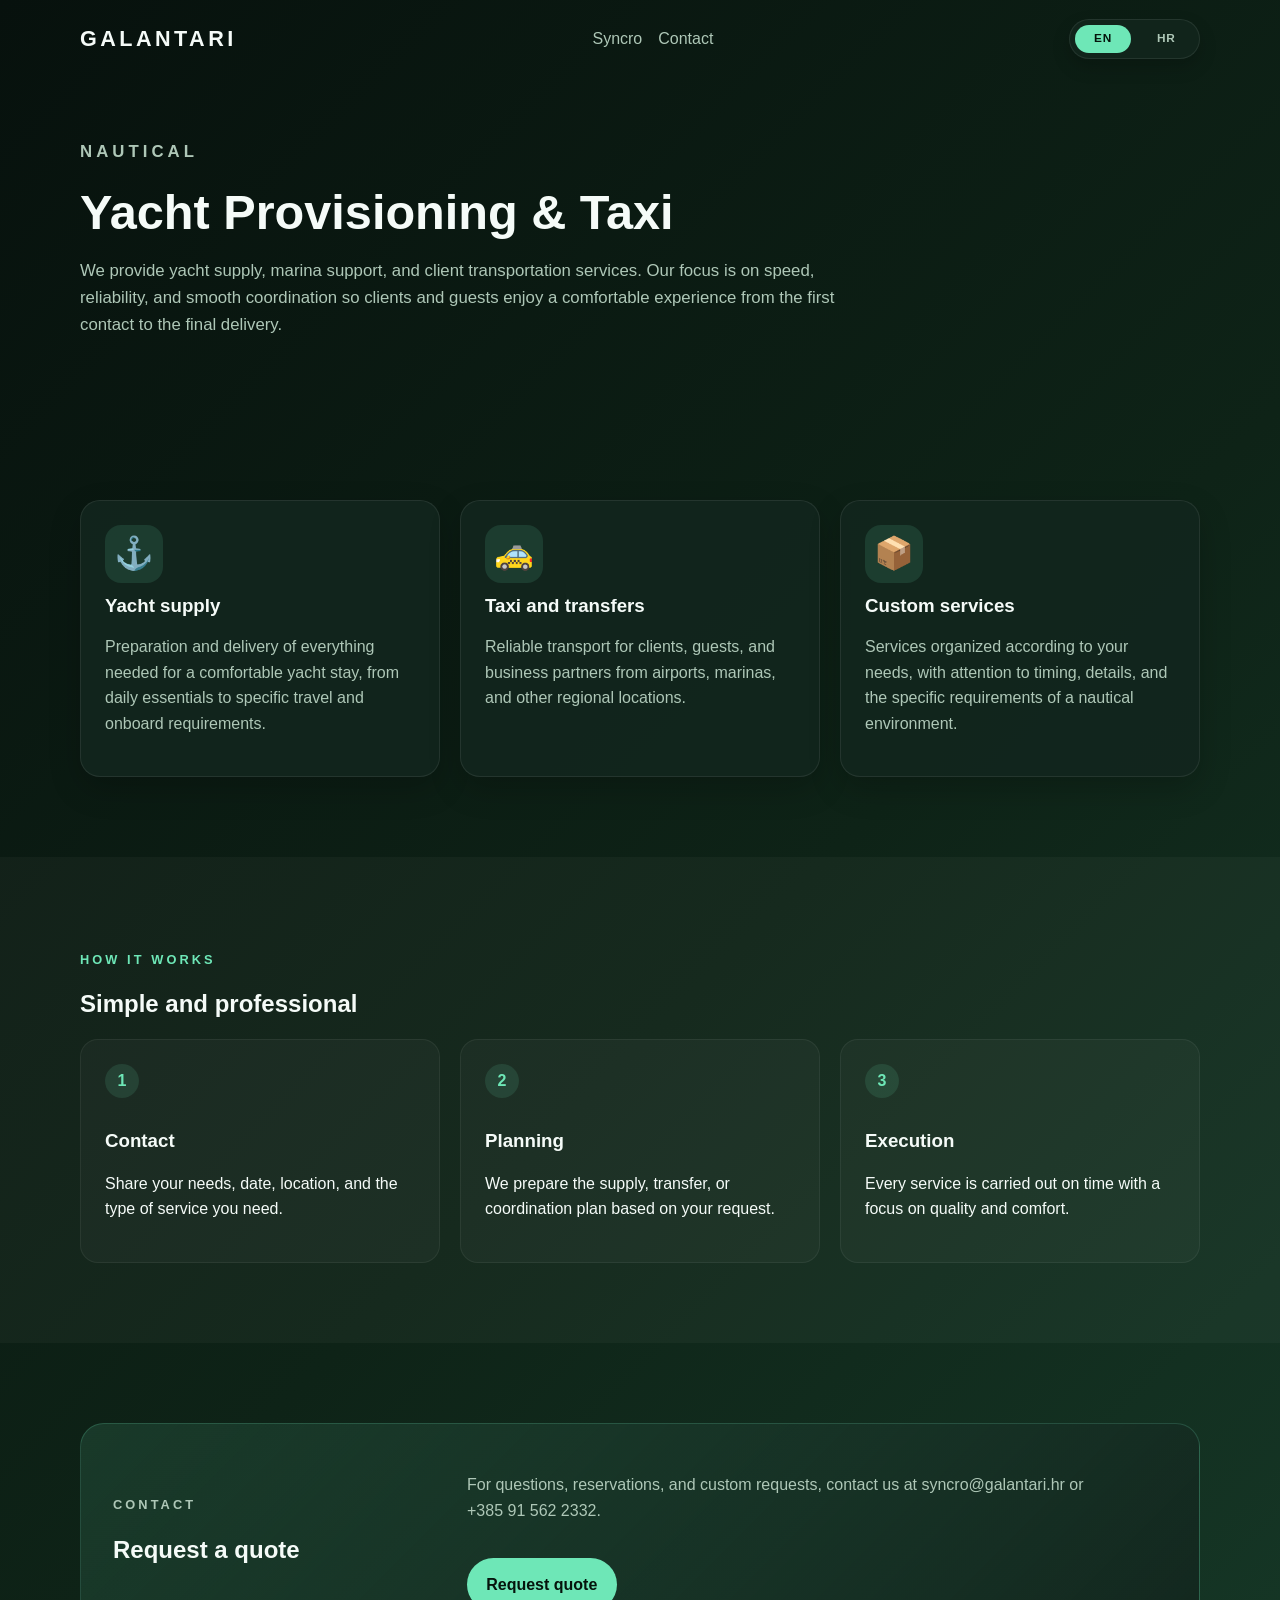
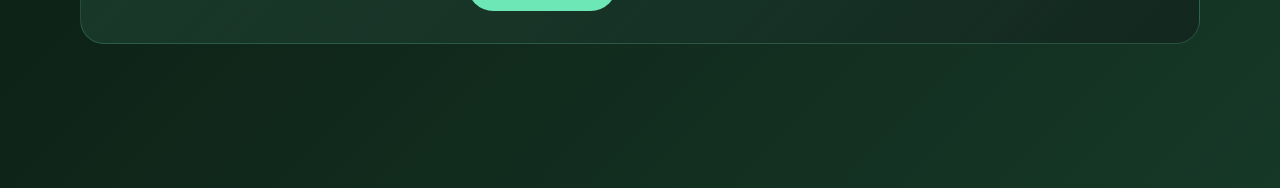
<file: yacht-provisioning.html>
<!DOCTYPE html>
<html lang="en">
  <head>
    <meta charset="UTF-8" />
    <meta name="viewport" content="width=device-width, initial-scale=1.0" />
    <meta
      name="description"
      content="Yacht Provisioning & Taxi usluge za jahtama, marine i klijente na moru. Brza koordinacija, opskrba i transferi."
    />
    <meta http-equiv="Cache-Control" content="no-cache, no-store, must-revalidate" />
    <meta http-equiv="Pragma" content="no-cache" />
    <meta http-equiv="Expires" content="0" />
    <title>Yacht Provisioning & Taxi | Galantari</title>
    <link rel="icon" type="image/svg+xml" href="favicon.svg" />
    <link rel="stylesheet" href="styles.css?v=20260822" />
    <script src="script.js?v=20260822" defer></script>
  </head>
  <body class="subpage-body" data-default-lang="en">
    <header class="subpage-header">
      <div class="container subpage-nav">
        <a href="index.html" class="brand">Galantari</a>
        <div class="nav-links">
          <a href="syncro/index.html" data-i18n="nav.syncro">Syncro</a>
          <a href="#contact" data-i18n="nav.contact">Contact</a>
        </div>
        <div class="lang-switcher" aria-label="Language switcher">
          <button type="button" class="lang-btn active" data-lang="en" aria-pressed="true" aria-label="English">EN</button>
          <button type="button" class="lang-btn" data-lang="hr" aria-pressed="false" aria-label="Hrvatski">HR</button>
        </div>
      </div>
    </header>

    <main class="subpage-main">
      <section class="subpage-hero">
        <div class="container">
          <div class="lang-block" data-lang="en">
            <p class="eyebrow">Nautical</p>
            <h1>Yacht Provisioning &amp; Taxi</h1>
            <p>
              We provide yacht supply, marina support, and client transportation services.
              Our focus is on speed, reliability, and smooth coordination so clients and guests
              enjoy a comfortable experience from the first contact to the final delivery.
            </p>
          </div>

          <div class="lang-block hidden" data-lang="hr">
            <p class="eyebrow">Nautika</p>
            <h1>Yacht Provisioning &amp; Taxi</h1>
            <p>
              Pružamo usluge opskrbe jahti, podrške marina i prijevoza za klijente.
              Fokusiramo se na brzinu, pouzdanost i koordinaciju kako bi klijenti i gosti
              imali ugodno iskustvo od prvog kontakta do završetka usluge.
            </p>
          </div>
        </div>
      </section>

      <section class="section">
        <div class="container subpage-grid">
          <article class="lang-block subpage-card" data-lang="en">
            <div class="service-icon">⚓</div>
            <h3>Yacht supply</h3>
            <p>
              Preparation and delivery of everything needed for a comfortable yacht stay, from
              daily essentials to specific travel and onboard requirements.
            </p>
          </article>

          <article class="lang-block subpage-card hidden" data-lang="hr">
            <div class="service-icon">⚓</div>
            <h3>Opskrba jahti</h3>
            <p>
              Priprema i dostava svega što je potrebno za ugodan boravak na jahti, od
              svakodnevnih potrepština do specifičnih zahtjeva za putovanje i boravak.
            </p>
          </article>

          <article class="lang-block subpage-card" data-lang="en">
            <div class="service-icon">🚕</div>
            <h3>Taxi and transfers</h3>
            <p>
              Reliable transport for clients, guests, and business partners from airports,
              marinas, and other regional locations.
            </p>
          </article>

          <article class="lang-block subpage-card hidden" data-lang="hr">
            <div class="service-icon">🚕</div>
            <h3>Taxi i transferi</h3>
            <p>
              Pouzdani prijevozi za klijente, goste i poslovne partnere s aerodroma,
              marina i drugih lokacija u regiji.
            </p>
          </article>

          <article class="lang-block subpage-card" data-lang="en">
            <div class="service-icon">📦</div>
            <h3>Custom services</h3>
            <p>
              Services organized according to your needs, with attention to timing, details,
              and the specific requirements of a nautical environment.
            </p>
          </article>

          <article class="lang-block subpage-card hidden" data-lang="hr">
            <div class="service-icon">📦</div>
            <h3>Prilagođene usluge</h3>
            <p>
              Usluge organizirane prema vašim potrebama, s pažnjom na rokove, detalje i
              specifične zahtjeve nautičkog okruženja.
            </p>
          </article>
        </div>
      </section>

      <section class="section alt">
        <div class="container">
          <div class="lang-block" data-lang="en">
            <p class="eyebrow">How it works</p>
            <h2>Simple and professional</h2>
          </div>
          <div class="lang-block hidden" data-lang="hr">
            <p class="eyebrow">Način rada</p>
            <h2>Jednostavno i profesionalno</h2>
          </div>

          <div class="subpage-process">
            <div class="process-step">
              <div class="step-number">1</div>
              <div class="lang-block" data-lang="en">
                <h3>Contact</h3>
                <p>Share your needs, date, location, and the type of service you need.</p>
              </div>
              <div class="lang-block hidden" data-lang="hr">
                <h3>Kontakt</h3>
                <p>Javite nam svoje potrebe, datum, lokaciju i vrstu usluge koju tražite.</p>
              </div>
            </div>

            <div class="process-step">
              <div class="step-number">2</div>
              <div class="lang-block" data-lang="en">
                <h3>Planning</h3>
                <p>We prepare the supply, transfer, or coordination plan based on your request.</p>
              </div>
              <div class="lang-block hidden" data-lang="hr">
                <h3>Plan</h3>
                <p>Uspostavljamo plan opskrbe, transfera ili koordinacije prema vašem zahtjevu.</p>
              </div>
            </div>

            <div class="process-step">
              <div class="step-number">3</div>
              <div class="lang-block" data-lang="en">
                <h3>Execution</h3>
                <p>Every service is carried out on time with a focus on quality and comfort.</p>
              </div>
              <div class="lang-block hidden" data-lang="hr">
                <h3>Realizacija</h3>
                <p>Svaka usluga se provodi točno i pravovremeno, uz fokus na kvalitetu i ugodno iskustvo.</p>
              </div>
            </div>
          </div>
        </div>
      </section>

      <section class="section" id="contact">
        <div class="container contact-strip">
          <div class="lang-block" data-lang="en">
            <p class="eyebrow">Contact</p>
            <h2>Request a quote</h2>
          </div>
          <div class="lang-block hidden" data-lang="hr">
            <p class="eyebrow">Kontakt</p>
            <h2>Javite nam se za ponudu</h2>
          </div>

          <div>
            <div class="lang-block" data-lang="en">
              <p>
                For questions, reservations, and custom requests, contact us at
                <a href="mailto:syncro@galantari.hr">syncro@galantari.hr</a> or
                <a href="tel:+385915622332">+385 91 562 2332</a>.
              </p>
            </div>
            <div class="lang-block hidden" data-lang="hr">
              <p>
                Za pitanja, rezervacije i individualne zahtjeve kontaktirajte nas na
                <a href="mailto:syncro@galantari.hr">syncro@galantari.hr</a> ili na
                <a href="tel:+385915622332">+385 91 562 2332</a>.
              </p>
            </div>
            <a href="mailto:syncro@galantari.hr" class="btn btn-primary">Request quote</a>
          </div>
        </div>
      </section>
    </main>

    <script src="script.js" defer></script>
  </body>
</html>
</file>
<file: styles.css>
:root {
  --bg: #07110d;
  --surface: #13261e;
  --surface-2: #1c3528;
  --text: #f5fbf8;
  --muted: #aec7b7;
  --accent: #6ee7b7;
  --accent-2: #ffb84d;
}

* {
  box-sizing: border-box;
}

html {
  scroll-behavior: smooth;
}

body {
  margin: 0;
  font-family: Arial, Helvetica, sans-serif;
  color: var(--text);
  line-height: 1.6;
  background: linear-gradient(135deg, var(--bg), #0e2317 55%, #163827);
}

a {
  color: inherit;
  text-decoration: none;
}

.container {
  width: min(1120px, calc(100% - 2rem));
  margin: 0 auto;
}

.hero {
  min-height: 100vh;
  padding-bottom: 3rem;
}

.nav {
  display: flex;
  justify-content: space-between;
  align-items: center;
  padding: 1.2rem 0;
}

.brand {
  font-size: 1.35rem;
  font-weight: 700;
  letter-spacing: 0.16em;
  text-transform: uppercase;
}

.nav-links {
  display: flex;
  gap: 1rem;
  align-items: center;
  flex-wrap: wrap;
  color: var(--muted);
}

.nav-links a:hover,
.footer a:hover {
  color: var(--accent);
}

.lang-switcher {
  display: inline-flex;
  align-items: center;
  gap: 0.45rem;
  padding: 0.3rem;
  border-radius: 999px;
  background: rgba(19, 38, 30, 0.82);
  border: 1px solid rgba(255, 255, 255, 0.08);
  box-shadow: 0 8px 18px rgba(0, 0, 0, 0.18);
}

.lang-btn {
  border: none;
  border-radius: 999px;
  background: transparent;
  color: var(--muted);
  padding: 0.5rem 0.9rem;
  min-width: 56px;
  display: inline-flex;
  align-items: center;
  justify-content: center;
  font-size: 0.74rem;
  line-height: 1;
  letter-spacing: 0.06em;
  font-weight: 700;
  cursor: pointer;
  transition: all 0.2s ease;
}

.lang-btn.active {
  background: var(--accent);
  color: #05140c;
}

.topbar {
  display: flex;
  align-items: center;
  justify-content: space-between;
  gap: 1rem;
  width: min(1100px, calc(100% - 2rem));
  margin: 0 auto;
  padding-top: 1.4rem;
}

.landing-nav {
  display: flex;
  align-items: center;
  gap: 1.6rem;
  flex-wrap: wrap;
  font-weight: 600;
}

.landing-nav a {
  color: var(--text);
  opacity: 0.92;
}

.landing-nav a:hover {
  color: var(--accent);
}

.lang-block.hidden {
  display: none !important;
}

.landing-shell {
  min-height: 100vh;
  display: flex;
  flex-direction: column;
  justify-content: center;
  width: min(1100px, calc(100% - 2rem));
  margin: 0 auto;
  padding: 3.5rem 0 2rem;
}

.landing-header {
  text-align: center;
  margin-bottom: 2rem;
}

.landing-header h1 {
  margin: 0.4rem 0 0;
  font-size: clamp(2rem, 5vw, 3.8rem);
}

.choice-grid {
  display: grid;
  grid-template-columns: repeat(2, minmax(260px, 1fr));
  gap: 1.5rem;
}

.service-card {
  display: flex;
  flex-direction: column;
  justify-content: space-between;
  gap: 1rem;
  padding: 2rem;
  border-radius: 24px;
  border: 1px solid rgba(255, 255, 255, 0.08);
  background: rgba(19, 38, 30, 0.88);
  box-shadow: 0 14px 32px rgba(0, 0, 0, 0.2);
}

.service-card-nautica {
  background: linear-gradient(135deg, rgba(19, 38, 30, 0.94), rgba(17, 52, 74, 0.85));
}

.service-card-syncro {
  background: linear-gradient(135deg, rgba(17, 34, 24, 0.96), rgba(39, 69, 48, 0.92));
}

.service-icon {
  font-size: 2rem;
  width: 58px;
  height: 58px;
  display: grid;
  place-items: center;
  border-radius: 16px;
  background: rgba(110, 231, 183, 0.12);
}

.service-kicker {
  margin: 0;
  text-transform: uppercase;
  letter-spacing: 0.14em;
  color: var(--accent);
  font-weight: 700;
  font-size: 0.72rem;
}

.service-card h2 {
  margin: 0;
  font-size: clamp(1.6rem, 2vw, 2.2rem);
}

.service-card p {
  margin: 0;
  color: var(--muted);
}

.subpage-body {
  min-height: 100vh;
}

.subpage-header {
  padding: 1.2rem 0 0;
}

.subpage-nav {
  display: flex;
  justify-content: space-between;
  align-items: center;
  gap: 1rem;
  flex-wrap: wrap;
}

.subpage-main {
  padding-bottom: 4rem;
}

.subpage-hero {
  padding: 4rem 0 2rem;
}

.subpage-hero h1 {
  max-width: 760px;
  margin: 0.5rem 0 1rem;
}

.subpage-hero p {
  max-width: 760px;
  color: var(--muted);
  font-size: 1.05rem;
}

.subpage-grid {
  display: grid;
  grid-template-columns: repeat(3, minmax(220px, 1fr));
  gap: 1.25rem;
  margin-top: 2rem;
}

.subpage-card {
  padding: 1.5rem;
  border-radius: 20px;
  background: rgba(19, 38, 30, 0.88);
  border: 1px solid rgba(255, 255, 255, 0.08);
  box-shadow: 0 12px 32px rgba(0, 0, 0, 0.2);
}

.subpage-card h3 {
  margin-top: 0.8rem;
  margin-bottom: 0.6rem;
}

.subpage-card p,
.subpage-card li {
  color: var(--muted);
}

.subpage-card ul {
  margin: 0.8rem 0 0;
  padding-left: 1.1rem;
}

.subpage-process {
  display: grid;
  grid-template-columns: repeat(3, minmax(220px, 1fr));
  gap: 1.25rem;
}

.process-step {
  padding: 1.5rem;
  border-radius: 18px;
  background: rgba(255, 255, 255, 0.03);
  border: 1px solid rgba(255, 255, 255, 0.06);
}

.process-step .step-number {
  display: inline-flex;
  align-items: center;
  justify-content: center;
  width: 34px;
  height: 34px;
  border-radius: 50%;
  background: rgba(110, 231, 183, 0.12);
  color: var(--accent);
  font-weight: 700;
  margin-bottom: 0.8rem;
}

.contact-strip {
  display: flex;
  justify-content: space-between;
  gap: 2rem;
  align-items: center;
  padding: 2rem;
  border-radius: 24px;
  background: linear-gradient(135deg, rgba(110, 231, 183, 0.12), rgba(19, 38, 30, 0.9));
  border: 1px solid rgba(110, 231, 183, 0.2);
  flex-wrap: wrap;
}

.contact-strip p {
  color: var(--muted);
  max-width: 700px;
  white-space: normal;
}

.contact-strip a {
  white-space: nowrap;
}

@media (max-width: 860px) {
  .choice-grid,
  .subpage-grid,
  .subpage-process {
    grid-template-columns: 1fr;
  }
}

.hero-content {
  display: grid;
  grid-template-columns: 1.25fr 0.75fr;
  gap: 2rem;
  align-items: center;
  min-height: calc(100vh - 90px);
}

.eyebrow {
  text-transform: uppercase;
  letter-spacing: 0.24em;
  font-size: 0.8rem;
  color: var(--accent);
  font-weight: 700;
}

h1,
h2,
h3,
h4 {
  line-height: 1.2;
}

h1 {
  font-size: clamp(2.1rem, 3.8vw, 3.6rem);
  margin: 0.4rem 0 1rem;
}

.hero-copy p {
  color: var(--muted);
  font-size: 1.05rem;
  max-width: 680px;
}

.hero-actions {
  display: flex;
  gap: 1rem;
  flex-wrap: wrap;
}

.btn {
  display: inline-block;
  margin-top: 1.2rem;
  padding: 0.85rem 1.2rem;
  border-radius: 999px;
  font-weight: 700;
  transition: transform 0.2s ease, background 0.2s ease;
}

.btn:hover {
  transform: translateY(-2px);
}

.btn-primary {
  background: var(--accent);
  color: #05140c;
}

.btn-secondary {
  background: transparent;
  border: 1px solid var(--accent);
  color: var(--accent);
}

.hero-card,
.info-box,
.card,
.cta-box {
  background: rgba(19, 38, 30, 0.88);
  border: 1px solid rgba(255, 255, 255, 0.08);
  box-shadow: 0 12px 32px rgba(0, 0, 0, 0.2);
  border-radius: 20px;
}

.hero-card {
  padding: 1.5rem;
}

.hero-card ul {
  padding-left: 1rem;
  color: var(--muted);
}

.section {
  padding: 5rem 0;
}

.alt {
  background: rgba(255, 255, 255, 0.03);
}

.section-grid {
  display: grid;
  grid-template-columns: 1fr 0.8fr;
  gap: 2rem;
}

.info-box {
  padding: 1.5rem;
}

.stats {
  display: grid;
  grid-template-columns: repeat(2, 1fr);
  gap: 1rem;
  margin-top: 1rem;
}

.stats div {
  padding: 1rem;
  border-radius: 12px;
  background: var(--surface-2);
}

.stats strong {
  display: block;
  font-size: 1.3rem;
  color: var(--accent);
}

.cards {
  display: grid;
  grid-template-columns: repeat(3, 1fr);
  gap: 1.2rem;
  margin-top: 2rem;
}

.benefit-grid {
  display: grid;
  grid-template-columns: repeat(2, 1fr);
  gap: 1.2rem;
  margin-top: 2rem;
}

.benefit-card {
  padding: 1.4rem;
  background: rgba(255, 255, 255, 0.04);
  border: 1px solid rgba(255, 255, 255, 0.06);
  border-radius: 18px;
}

.highlight-box {
  margin-top: 2rem;
  padding: 1.8rem;
  border-radius: 24px;
  background: linear-gradient(135deg, rgba(110, 231, 183, 0.16), rgba(255, 184, 77, 0.12));
  border: 1px solid rgba(110, 231, 183, 0.2);
  display: grid;
  grid-template-columns: 1.2fr 0.8fr;
  gap: 1.5rem;
  align-items: center;
}

.highlight-box ul {
  margin: 0;
  padding-left: 1rem;
  color: var(--muted);
}

.card {
  padding: 1.4rem;
}

.product-card {
  display: flex;
  flex-direction: column;
  gap: 0.7rem;
}

.product-card ul {
  margin: 0.2rem 0 0;
  padding-left: 1rem;
  color: var(--muted);
}

.product-tag {
  font-size: 0.9rem;
  color: var(--accent);
  font-weight: 700;
  margin: 0;
}

.featured {
  border-color: rgba(110, 231, 183, 0.4);
  box-shadow: 0 0 0 1px rgba(110, 231, 183, 0.12), 0 14px 38px rgba(0, 0, 0, 0.24);
}

.card-visual {
  height: 120px;
  border-radius: 14px;
  margin-bottom: 1rem;
  background: linear-gradient(135deg, var(--surface-2), #29513a);
}

.card-visual.accent {
  background: linear-gradient(135deg, #2f4b37, var(--accent-2));
}

.card-visual.dark {
  background: linear-gradient(135deg, #0d1712, #204030);
}

.steps {
  display: grid;
  grid-template-columns: repeat(3, 1fr);
  gap: 1.2rem;
  margin-top: 2rem;
}

.step {
  padding: 1.4rem;
  background: rgba(255, 255, 255, 0.03);
  border: 1px solid rgba(255, 255, 255, 0.06);
  border-radius: 16px;
}

.quote-strip {
  display: grid;
  grid-template-columns: 1.1fr 0.9fr;
  gap: 1.5rem;
  align-items: center;
  padding: 1.8rem;
  border-radius: 24px;
  background: rgba(19, 38, 30, 0.88);
  border: 1px solid rgba(255, 255, 255, 0.08);
}

.floating-video-card {
  position: fixed;
  right: 1.2rem;
  bottom: 1.2rem;
  width: min(630px, calc(100% - 2rem));
  max-width: 630px;
  z-index: 1000;
  padding: 0.7rem;
  background: rgba(7, 17, 13, 0.92);
  border: 1px solid rgba(255, 255, 255, 0.12);
  border-radius: 18px;
  box-shadow: 0 18px 42px rgba(0, 0, 0, 0.34);
  backdrop-filter: blur(8px);
  overflow: hidden;
}

.floating-video-header {
  display: flex;
  justify-content: space-between;
  align-items: center;
  gap: 1rem;
  margin-bottom: 0.8rem;
  color: var(--text);
  font-weight: 700;
}

.video-toggle-btn,
.video-replay-btn {
  border: none;
  cursor: pointer;
  border-radius: 999px;
  padding: 0.55rem 0.9rem;
  font-weight: 700;
}

.video-toggle-btn {
  background: rgba(255, 255, 255, 0.08);
  color: var(--text);
  min-width: 42px;
  min-height: 42px;
  display: inline-flex;
  align-items: center;
  justify-content: center;
  touch-action: manipulation;
  -webkit-tap-highlight-color: transparent;
}

.video-toggle-btn svg {
  display: block;
}

.video-toggle-btn:hover,
.video-replay-btn:hover {
  background: rgba(110, 231, 183, 0.16);
}

.floating-video-card.collapsed .video-toggle-btn {
  visibility: visible;
  opacity: 1;
}

.floating-video-card.collapsed .floating-video-header {
  justify-content: center;
}

.floating-video-body {
  display: grid;
  gap: 0.8rem;
}

.floating-video-card video {
  display: block;
  width: 100%;
  border-radius: 12px;
  background: #000;
}

.video-actions {
  display: flex;
  justify-content: flex-end;
}

.floating-video-card.collapsed {
  width: 72px;
  min-height: 72px;
  max-width: 72px;
  padding: 0.5rem;
  cursor: pointer;
}

.floating-video-card.collapsed .floating-video-header {
  justify-content: center;
}

.floating-video-card.collapsed .floating-video-body {
  display: none;
}

.floating-video-card.collapsed .video-toggle-btn {
  transform: rotate(0deg);
}

.quote-badges {
  display: grid;
  gap: 0.8rem;
}

.badge {
  padding: 0.9rem 1rem;
  border-radius: 999px;
  background: rgba(110, 231, 183, 0.14);
  border: 1px solid rgba(110, 231, 183, 0.22);
  font-weight: 700;
  color: var(--accent);
}

.offer-box {
  padding: 2rem;
  border-radius: 24px;
  background: linear-gradient(135deg, rgba(110, 231, 183, 0.15), rgba(255, 184, 77, 0.12));
  border: 1px solid rgba(110, 231, 183, 0.18);
  display: flex;
  justify-content: space-between;
  align-items: center;
  gap: 1.5rem;
  flex-wrap: wrap;
}

.cta-section {
  padding-top: 0;
}

.cta-box {
  padding: 2rem;
  display: flex;
  justify-content: center;
  align-items: center;
  gap: 1.5rem;
  flex-wrap: wrap;
  text-align: left;
  max-width: 900px;
  margin: 0 auto;
}

.cta-box > div {
  flex: 1 1 420px;
  max-width: 660px;
}

.cta-box .btn-secondary {
  margin-top: 0;
  align-self: center;
  white-space: nowrap;
}

.footer {
  padding: 2rem 0 3rem;
  color: var(--muted);
}

.footer-content {
  display: flex;
  justify-content: space-between;
  gap: 2rem;
}

@media (max-width: 860px) {
  .hero-content,
  .section-grid,
.cards,
  .benefit-grid,
  .steps,
  .highlight-box,
  .quote-strip {
    grid-template-columns: 1fr;
    display: grid;
  }

  .cta-box {
    justify-content: center;
  }
}

/* --- PLUTAJUĆI CHAT WIDGET (LIJEVO, STICK) --- */
#chat-widget {
  position: fixed;
  left: 0;
  bottom: 1rem;
  z-index: 1000;
  display: flex;
  align-items: flex-end;
  gap: 0.75rem;
}

#chat-toggle {
  border: 0;
  border-radius: 0 999px 999px 0;
  width: 56px;
  height: 56px;
  font-size: 1.35rem;
  background: linear-gradient(135deg, var(--accent), #8ef2ca);
  color: #05140c;
  box-shadow: 0 10px 24px rgba(0, 0, 0, 0.28);
  cursor: pointer;
  transition: transform 0.2s ease, box-shadow 0.2s ease;
  order: 1;
}

#chat-toggle:hover {
  transform: translateY(-2px);
  box-shadow: 0 14px 30px rgba(0, 0, 0, 0.34);
}

#chat-panel {
  width: min(340px, calc(100vw - 1.5rem));
  background: rgba(19, 38, 30, 0.97);
  border: 1px solid rgba(255, 255, 255, 0.12);
  border-radius: 18px;
  box-shadow: 0 14px 32px rgba(0, 0, 0, 0.3);
  overflow: hidden;
  transform-origin: bottom left;
  transform: scale(0.94);
  opacity: 0;
  pointer-events: none;
  transition: transform 0.2s ease, opacity 0.2s ease;
  order: 2;
  margin-left: 0.5rem;
}

#chat-widget.open #chat-panel {
  transform: scale(1);
  opacity: 1;
  pointer-events: auto;
}

#chat-header {
  display: flex;
  justify-content: space-between;
  align-items: center;
  padding: 0.9rem 1rem;
  background: linear-gradient(135deg, var(--surface-2), #29513a);
  font-weight: 700;
}

#chat-close {
  border: 0;
  background: transparent;
  color: var(--text);
  cursor: pointer;
  font-size: 1rem;
  opacity: 0.9;
}

#chat-body {
  padding: 1rem;
  color: var(--muted);
  max-height: 300px;
  overflow-y: auto;
  display: flex;
  flex-direction: column;
  gap: 0.6rem;
}

#chat-body p {
  margin: 0;
  font-size: 0.95rem;
}

.chat-msg {
  padding: 0.6rem 0.8rem;
  border-radius: 14px;
  font-size: 0.9rem;
  line-height: 1.4;
  max-width: 88%;
  white-space: pre-wrap;
  word-break: break-word;
}

.chat-msg.bot {
  background: rgba(255, 255, 255, 0.06);
  border: 1px solid rgba(255, 255, 255, 0.08);
  color: var(--text);
  align-self: flex-start;
  border-bottom-left-radius: 4px;
}

.chat-msg.user {
  background: linear-gradient(135deg, var(--accent), #8ef2ca);
  color: #05140c;
  align-self: flex-end;
  border-bottom-right-radius: 4px;
}

.chat-msg.typing {
  font-style: italic;
  opacity: 0.7;
}

#chat-input-row {
  display: flex;
  align-items: center;
  gap: 0.6rem;
  padding: 0.9rem 1rem 1rem;
}

#chat-input {
  flex: 1;
  border: 1px solid rgba(255, 255, 255, 0.14);
  border-radius: 999px;
  background: rgba(255, 255, 255, 0.06);
  color: var(--text);
  padding: 0.7rem 0.9rem;
  outline: none;
}

#chat-input::placeholder {
  color: var(--muted);
}

#chat-send {
  border: 0;
  border-radius: 999px;
  padding: 0.7rem 0.8rem;
  background: var(--accent);
  color: #05140c;
  cursor: pointer;
  font-weight: 700;
}

@media (max-width: 600px) {
  .nav {
    flex-direction: column;
    align-items: flex-start;
    gap: 0.75rem;
  }

  .hero-actions,
  .stats,
  .footer-content {
    grid-template-columns: 1fr;
    display: grid;
  }

/* --- CHAT: lijevo, responzivno, bez preklapanja s videom na mobitelu --- */
#chat-widget {
    left: 0;
    bottom: 0.75rem;
    width: auto;
    max-width: calc(100vw - 1.5rem);
    padding: 0;
    gap: 0.6rem;
    align-items: flex-start;
    flex-direction: column;
  }

  #chat-toggle {
    width: 52px;
    height: 52px;
    order: 2;
    border-radius: 0 999px 999px 0;
  }

  /* Panel se otvara PREMA GORE iznad chat ikone (ne prelazi preko videa desno) */
  #chat-panel {
    order: 1;
    width: min(340px, calc(100vw - 1.5rem));
    max-width: calc(100vw - 1.5rem);
    transform-origin: bottom left;
    transform: scale(0.94);
    margin-bottom: 0.25rem;
  }

  #chat-widget.open #chat-panel {
    transform: scale(1);
  }

  #chat-body {
    max-height: 45vh;
  }

  .chat-msg {
    max-width: 92%;
  }

/* Video: manji na mobitelu, držimo ga DESNO, poravnat na dnu u razini
   s lijevim chat buttonom (bottom: 0.75rem). Viši z-index (1001) osigurava
   da su pauza, glasnoća i replay uvijek klikabilni. */
  .floating-video-card {
    right: 0.5rem;
    bottom: 0.75rem;
    width: min(250px, 62vw);
    max-width: 250px;
    padding: 0.5rem;
    z-index: 1001;
  }

  .floating-video-card.collapsed {
    width: 56px;
    min-height: 56px;
    max-width: 56px;
    padding: 0.4rem;
  }
}
</file>
